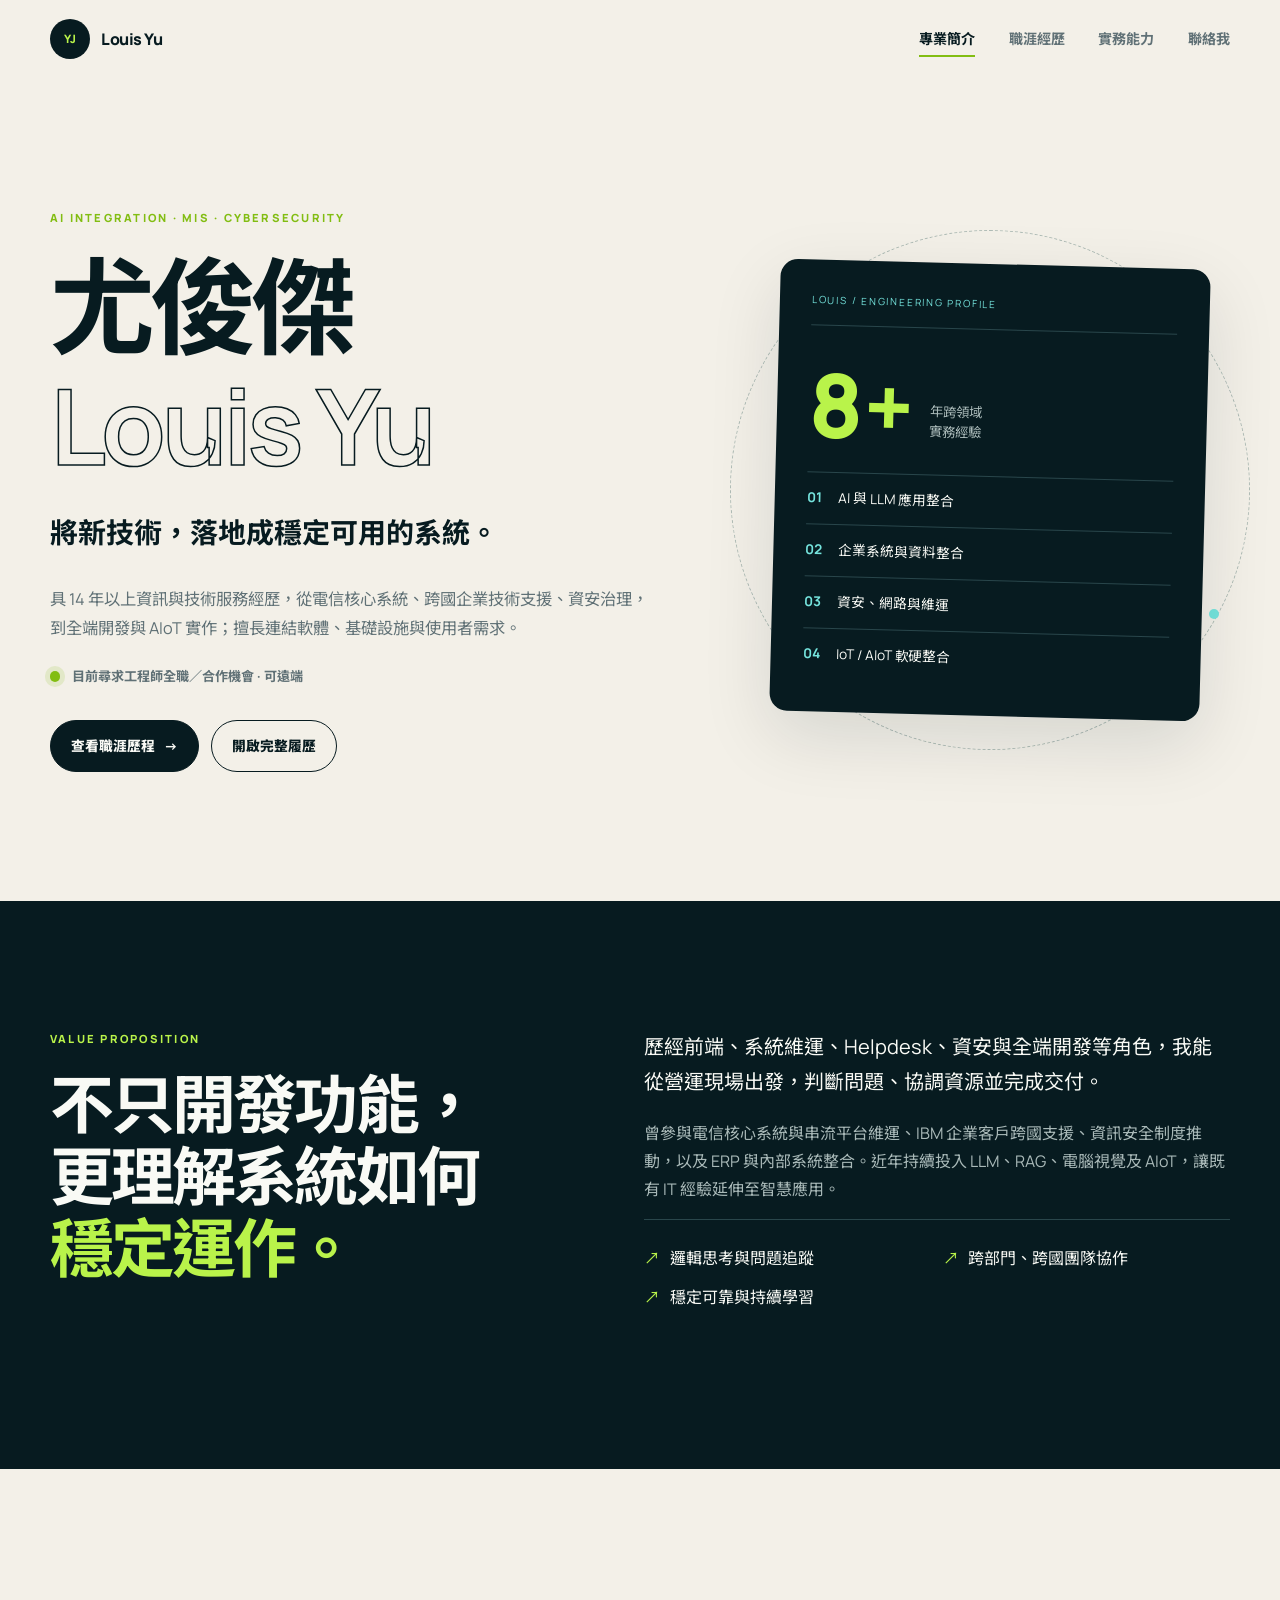
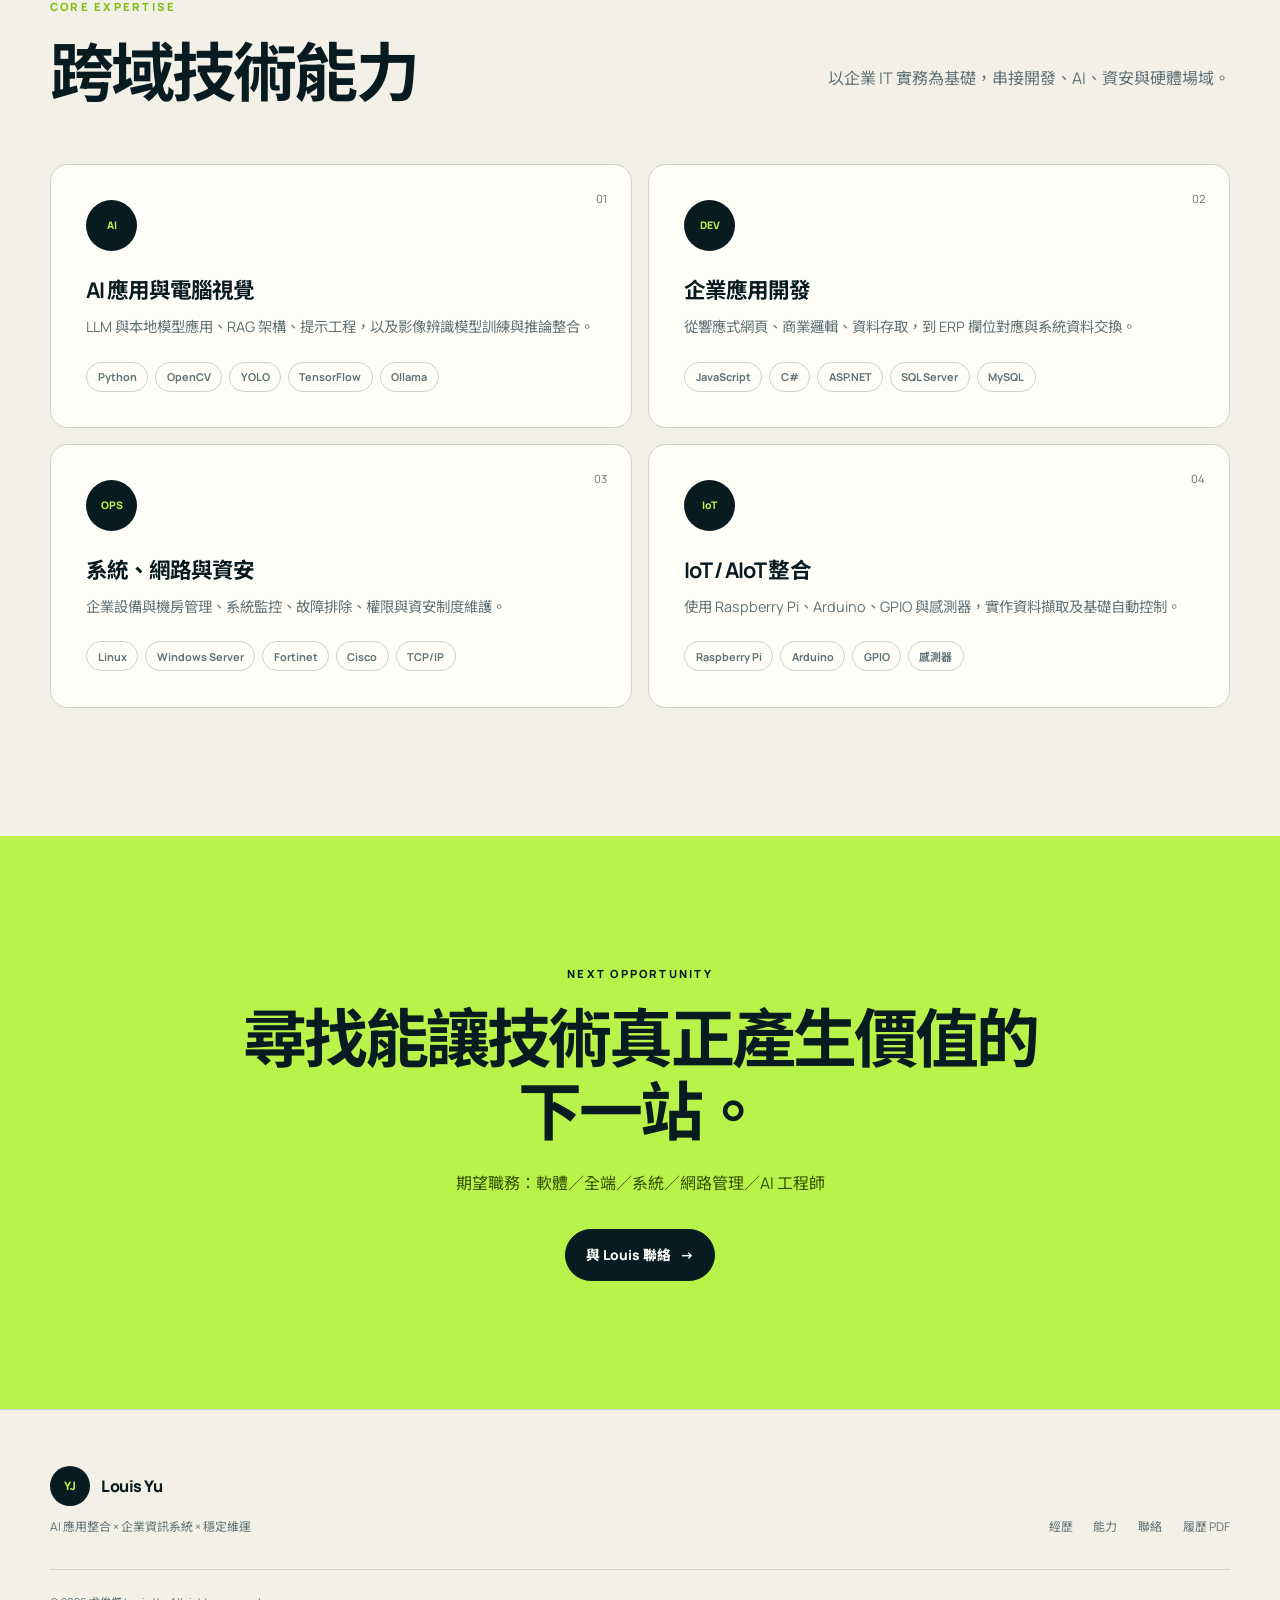
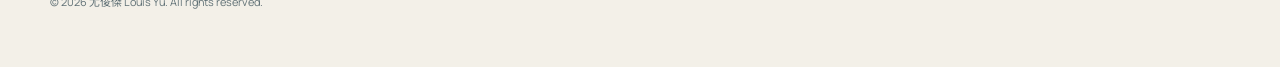
<file: index.html>
<!doctype html>
<html lang="zh-Hant">
<head>
  <meta charset="utf-8">
  <meta name="viewport" content="width=device-width, initial-scale=1">
  <meta name="description" content="尤俊傑（Louis）個人網站：橫跨 AI 應用整合、企業系統開發、資訊安全與 IT 維運的工程實務。">
  <meta name="theme-color" content="#071b20">
  <title>尤俊傑 Louis｜AI 應用整合 × MIS 工程</title>
  <link rel="stylesheet" href="css/styles.css">
  <script src="js/main.js" defer></script>
</head>
<body data-page="home">
  <a class="skip-link" href="#main-content">跳至主要內容</a>
  <header class="site-header">
    <div class="container nav-wrap">
      <a class="brand" href="index.html" aria-label="尤俊傑個人網站首頁"><span aria-hidden="true">YJ</span><span class="brand-text">Louis Yu</span></a>
      <button class="nav-toggle" type="button" aria-expanded="false" aria-controls="site-nav" aria-label="開啟導覽選單"><span></span><span></span><span></span></button>
      <nav id="site-nav" class="site-nav" aria-label="主要導覽">
        <a href="index.html" data-nav="home">專業簡介</a><a href="experience.html" data-nav="experience">職涯經歷</a><a href="projects.html" data-nav="projects">實務能力</a><a href="contact.html" data-nav="contact">聯絡我</a>
      </nav>
    </div>
  </header>

  <main id="main-content">
    <section class="hero section">
      <div class="container hero-grid">
        <div class="hero-copy reveal">
          <p class="eyebrow">AI INTEGRATION · MIS · CYBERSECURITY</p>
          <h1>尤俊傑<br><span class="outline-text">Louis Yu</span></h1>
          <p class="hero-role">將新技術，落地成穩定可用的系統。</p>
          <p class="hero-summary">具 14 年以上資訊與技術服務經歷，從電信核心系統、跨國企業技術支援、資安治理，到全端開發與 AIoT 實作；擅長連結軟體、基礎設施與使用者需求。</p>
          <div class="status-line"><span aria-hidden="true"></span>目前尋求工程師全職／合作機會 · 可遠端</div>
          <div class="button-row"><a class="button button-primary" href="experience.html">查看職涯歷程 <span aria-hidden="true">→</span></a><a class="button button-secondary" href="doc/尤俊傑.pdf" target="_blank" rel="noopener">開啟完整履歷 <span class="visually-hidden">（另開新視窗）</span></a></div>
        </div>
        <div class="hero-visual reveal" aria-label="核心能力摘要">
          <div class="signal-card">
            <p class="signal-label">LOUIS / ENGINEERING PROFILE</p>
            <div class="signal-core"><span>8+</span><small>年跨領域<br>實務經驗</small></div>
            <ul><li><b>01</b> AI 與 LLM 應用整合</li><li><b>02</b> 企業系統與資料整合</li><li><b>03</b> 資安、網路與維運</li><li><b>04</b> IoT / AIoT 軟硬整合</li></ul>
          </div>
          <span class="grid-orbit" aria-hidden="true"></span>
        </div>
      </div>
    </section>

    <section class="section section-dark" aria-labelledby="value-title">
      <div class="container split-layout">
        <div class="section-heading reveal"><p class="eyebrow">VALUE PROPOSITION</p><h2 id="value-title">不只開發功能，<br>更理解系統如何<br><span class="accent">穩定運作。</span></h2></div>
        <div class="prose reveal"><p class="lead">歷經前端、系統維運、Helpdesk、資安與全端開發等角色，我能從營運現場出發，判斷問題、協調資源並完成交付。</p><p>曾參與電信核心系統與串流平台維運、IBM 企業客戶跨國支援、資訊安全制度推動，以及 ERP 與內部系統整合。近年持續投入 LLM、RAG、電腦視覺及 AIoT，讓既有 IT 經驗延伸至智慧應用。</p><ul class="principle-list"><li>邏輯思考與問題追蹤</li><li>跨部門、跨國團隊協作</li><li>穩定可靠與持續學習</li></ul></div>
      </div>
    </section>

    <section class="section" aria-labelledby="skills-title">
      <div class="container">
        <div class="section-heading heading-row reveal"><div><p class="eyebrow">CORE EXPERTISE</p><h2 id="skills-title">跨域技術能力</h2></div><p>以企業 IT 實務為基礎，串接開發、AI、資安與硬體場域。</p></div>
        <div class="card-grid skills-grid">
          <article class="skill-card reveal"><span class="card-number">01</span><div class="skill-icon" aria-hidden="true">AI</div><h3>AI 應用與電腦視覺</h3><p>LLM 與本地模型應用、RAG 架構、提示工程，以及影像辨識模型訓練與推論整合。</p><ul class="tag-list"><li>Python</li><li>OpenCV</li><li>YOLO</li><li>TensorFlow</li><li>Ollama</li></ul></article>
          <article class="skill-card reveal"><span class="card-number">02</span><div class="skill-icon" aria-hidden="true">DEV</div><h3>企業應用開發</h3><p>從響應式網頁、商業邏輯、資料存取，到 ERP 欄位對應與系統資料交換。</p><ul class="tag-list"><li>JavaScript</li><li>C#</li><li>ASP.NET</li><li>SQL Server</li><li>MySQL</li></ul></article>
          <article class="skill-card reveal"><span class="card-number">03</span><div class="skill-icon" aria-hidden="true">OPS</div><h3>系統、網路與資安</h3><p>企業設備與機房管理、系統監控、故障排除、權限與資安制度維護。</p><ul class="tag-list"><li>Linux</li><li>Windows Server</li><li>Fortinet</li><li>Cisco</li><li>TCP/IP</li></ul></article>
          <article class="skill-card reveal"><span class="card-number">04</span><div class="skill-icon" aria-hidden="true">IoT</div><h3>IoT / AIoT 整合</h3><p>使用 Raspberry Pi、Arduino、GPIO 與感測器，實作資料擷取及基礎自動控制。</p><ul class="tag-list"><li>Raspberry Pi</li><li>Arduino</li><li>GPIO</li><li>感測器</li></ul></article>
        </div>
      </div>
    </section>

    <section class="section section-accent" aria-labelledby="cta-title"><div class="container cta reveal"><p class="eyebrow">NEXT OPPORTUNITY</p><h2 id="cta-title">尋找能讓技術真正產生價值的下一站。</h2><p>期望職務：軟體／全端／系統／網路管理／AI 工程師</p><a class="button button-light" href="contact.html">與 Louis 聯絡 <span aria-hidden="true">→</span></a></div></section>
  </main>
  <footer class="site-footer"><div class="container footer-inner"><div><a class="brand footer-brand" href="index.html"><span aria-hidden="true">YJ</span><span class="brand-text">Louis Yu</span></a><p>AI 應用整合 × 企業資訊系統 × 穩定維運</p></div><nav aria-label="頁尾導覽"><a href="experience.html">經歷</a><a href="projects.html">能力</a><a href="contact.html">聯絡</a><a href="doc/尤俊傑.pdf" target="_blank" rel="noopener">履歷 PDF</a></nav><p class="copyright">© <span data-year></span> 尤俊傑 Louis Yu. All rights reserved.</p></div></footer>
</body>
</html>
</file>
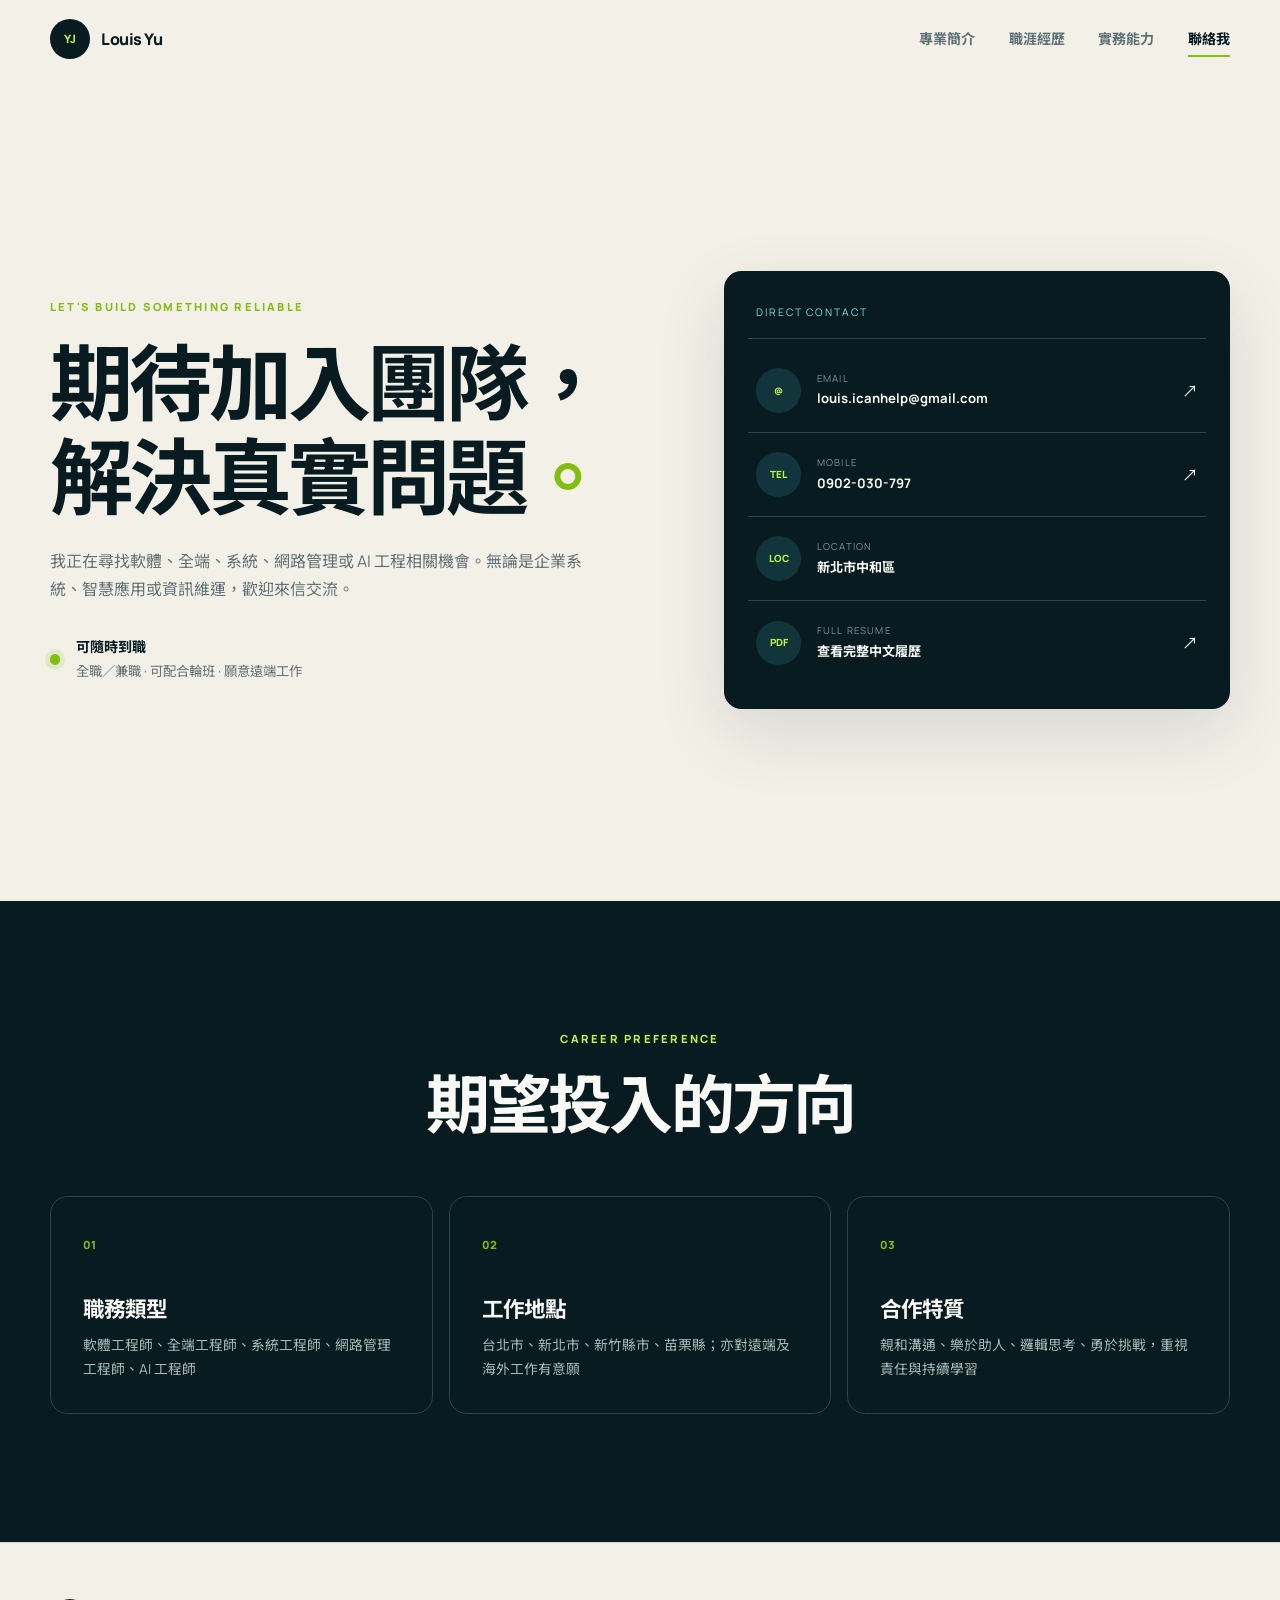
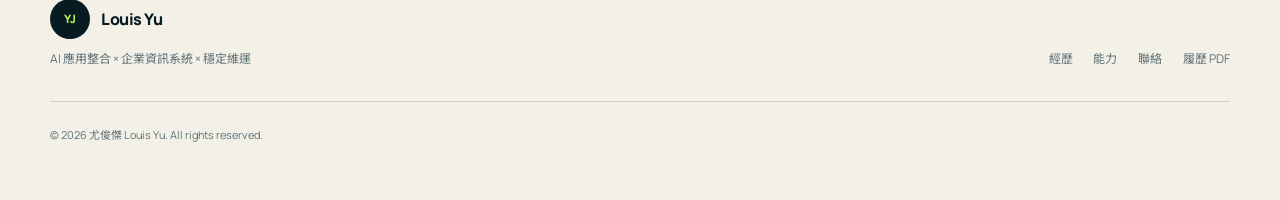
<file: contact.html>
<!doctype html>
<html lang="zh-Hant">
<head><meta charset="utf-8"><meta name="viewport" content="width=device-width, initial-scale=1"><meta name="description" content="聯絡尤俊傑 Louis：尋求軟體、全端、系統、網路管理及 AI 工程職涯機會。"><meta name="theme-color" content="#071b20"><title>聯絡我｜尤俊傑 Louis</title><link rel="stylesheet" href="css/styles.css"><script src="js/main.js" defer></script></head>
<body data-page="contact">
  <a class="skip-link" href="#main-content">跳至主要內容</a>
  <header class="site-header"><div class="container nav-wrap"><a class="brand" href="index.html" aria-label="尤俊傑個人網站首頁"><span aria-hidden="true">YJ</span><span class="brand-text">Louis Yu</span></a><button class="nav-toggle" type="button" aria-expanded="false" aria-controls="site-nav" aria-label="開啟導覽選單"><span></span><span></span><span></span></button><nav id="site-nav" class="site-nav" aria-label="主要導覽"><a href="index.html" data-nav="home">專業簡介</a><a href="experience.html" data-nav="experience">職涯經歷</a><a href="projects.html" data-nav="projects">實務能力</a><a href="contact.html" data-nav="contact">聯絡我</a></nav></div></header>
  <main id="main-content">
    <section class="contact-hero section"><div class="container contact-grid"><div class="contact-intro reveal"><p class="eyebrow">LET'S BUILD SOMETHING RELIABLE</p><h1>期待加入團隊，<br>解決真實問題<span class="accent">。</span></h1><p>我正在尋找軟體、全端、系統、網路管理或 AI 工程相關機會。無論是企業系統、智慧應用或資訊維運，歡迎來信交流。</p><div class="availability"><span aria-hidden="true"></span><div><strong>可隨時到職</strong><small>全職／兼職 · 可配合輪班 · 願意遠端工作</small></div></div></div>
      <div class="contact-panel reveal" aria-label="聯絡資料"><p class="panel-label">DIRECT CONTACT</p><a class="contact-item" href="mailto:louis.icanhelp@gmail.com"><span class="contact-icon" aria-hidden="true">@</span><div><small>EMAIL</small><strong>louis.icanhelp@gmail.com</strong></div><span aria-hidden="true">↗</span></a><a class="contact-item" href="tel:+886902030797"><span class="contact-icon" aria-hidden="true">TEL</span><div><small>MOBILE</small><strong>0902-030-797</strong></div><span aria-hidden="true">↗</span></a><div class="contact-item static"><span class="contact-icon" aria-hidden="true">LOC</span><div><small>LOCATION</small><strong>新北市中和區</strong></div></div><a class="contact-item" href="doc/尤俊傑.pdf" target="_blank" rel="noopener"><span class="contact-icon" aria-hidden="true">PDF</span><div><small>FULL RESUME</small><strong>查看完整中文履歷</strong></div><span aria-hidden="true">↗</span><span class="visually-hidden">（另開新視窗）</span></a></div>
    </div></section>
    <section class="section section-dark" aria-labelledby="preference-title"><div class="container"><div class="section-heading centered reveal"><p class="eyebrow">CAREER PREFERENCE</p><h2 id="preference-title">期望投入的方向</h2></div><div class="preference-grid"><article class="reveal"><span>01</span><h3>職務類型</h3><p>軟體工程師、全端工程師、系統工程師、網路管理工程師、AI 工程師</p></article><article class="reveal"><span>02</span><h3>工作地點</h3><p>台北市、新北市、新竹縣市、苗栗縣；亦對遠端及海外工作有意願</p></article><article class="reveal"><span>03</span><h3>合作特質</h3><p>親和溝通、樂於助人、邏輯思考、勇於挑戰，重視責任與持續學習</p></article></div></div></section>
  </main>
  <footer class="site-footer"><div class="container footer-inner"><div><a class="brand footer-brand" href="index.html"><span aria-hidden="true">YJ</span><span class="brand-text">Louis Yu</span></a><p>AI 應用整合 × 企業資訊系統 × 穩定維運</p></div><nav aria-label="頁尾導覽"><a href="experience.html">經歷</a><a href="projects.html">能力</a><a href="contact.html">聯絡</a><a href="doc/尤俊傑.pdf" target="_blank" rel="noopener">履歷 PDF</a></nav><p class="copyright">© <span data-year></span> 尤俊傑 Louis Yu. All rights reserved.</p></div></footer>
</body></html>
</file>
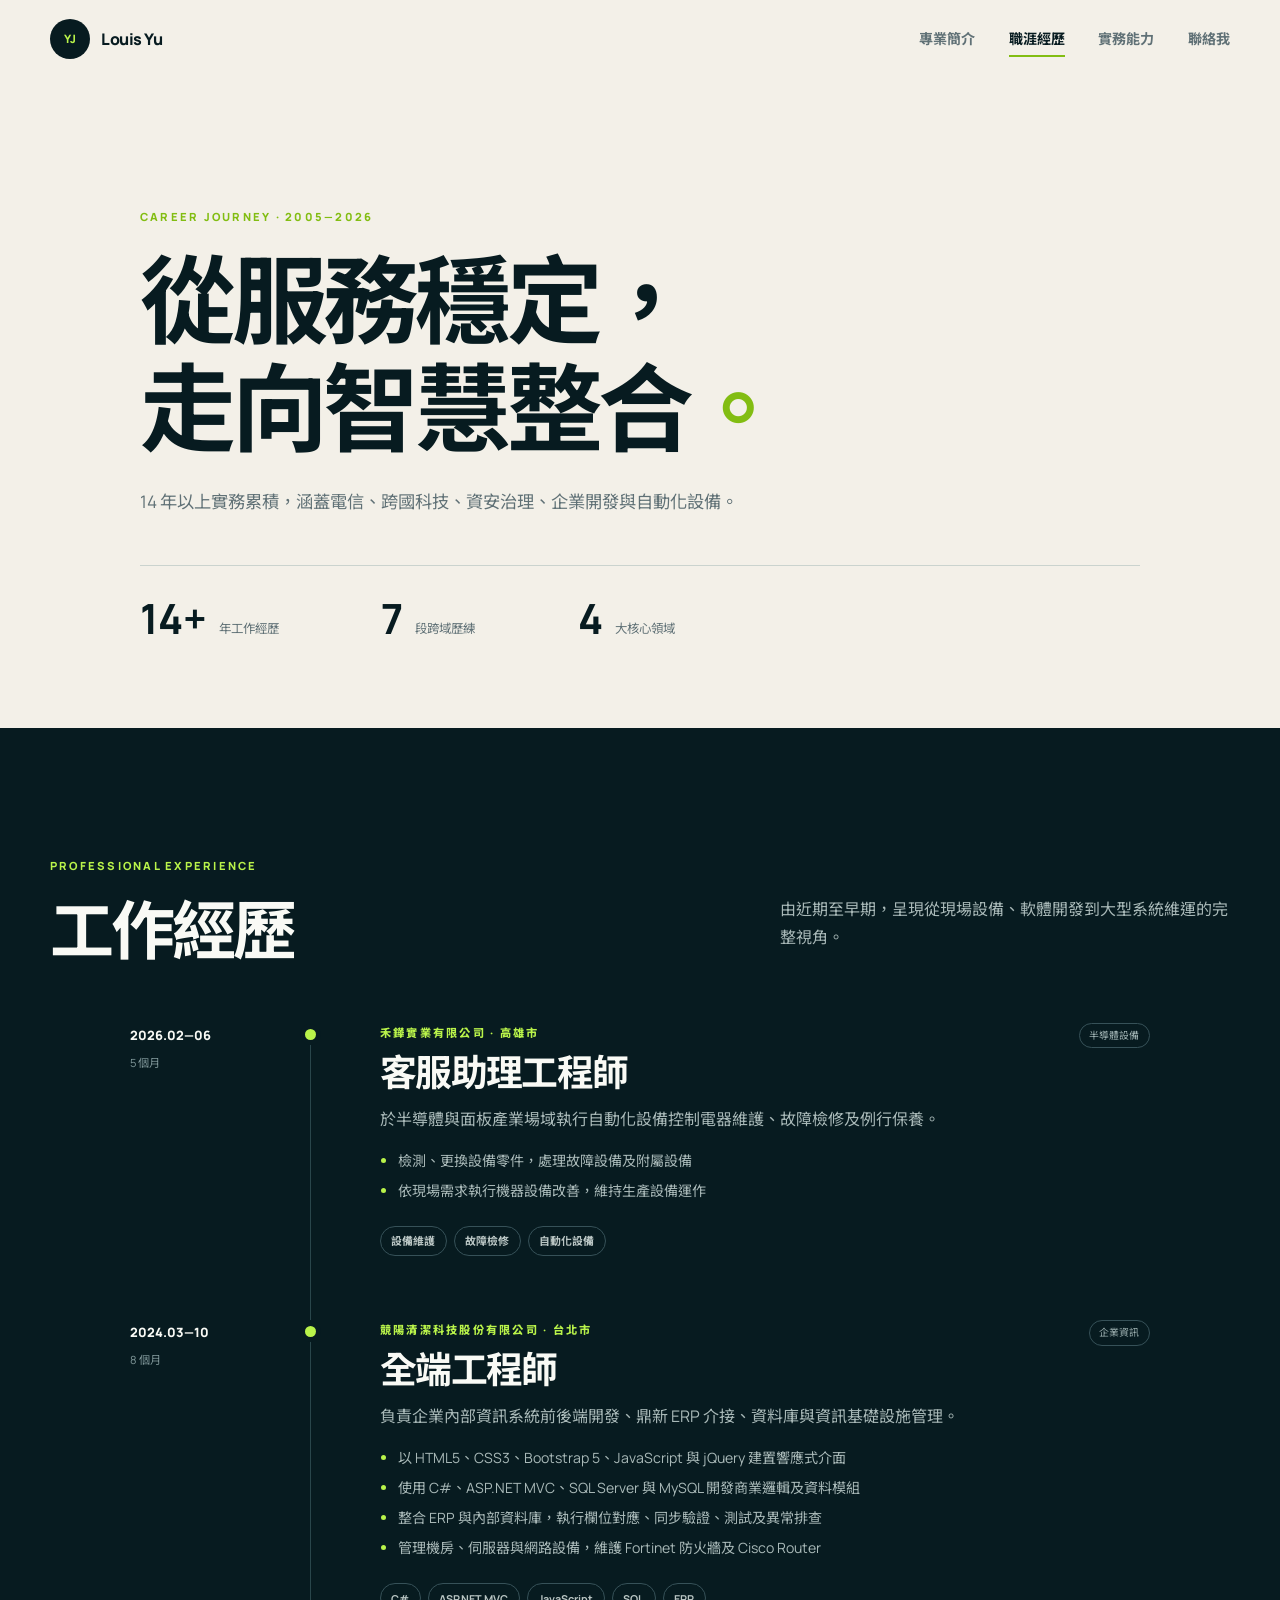
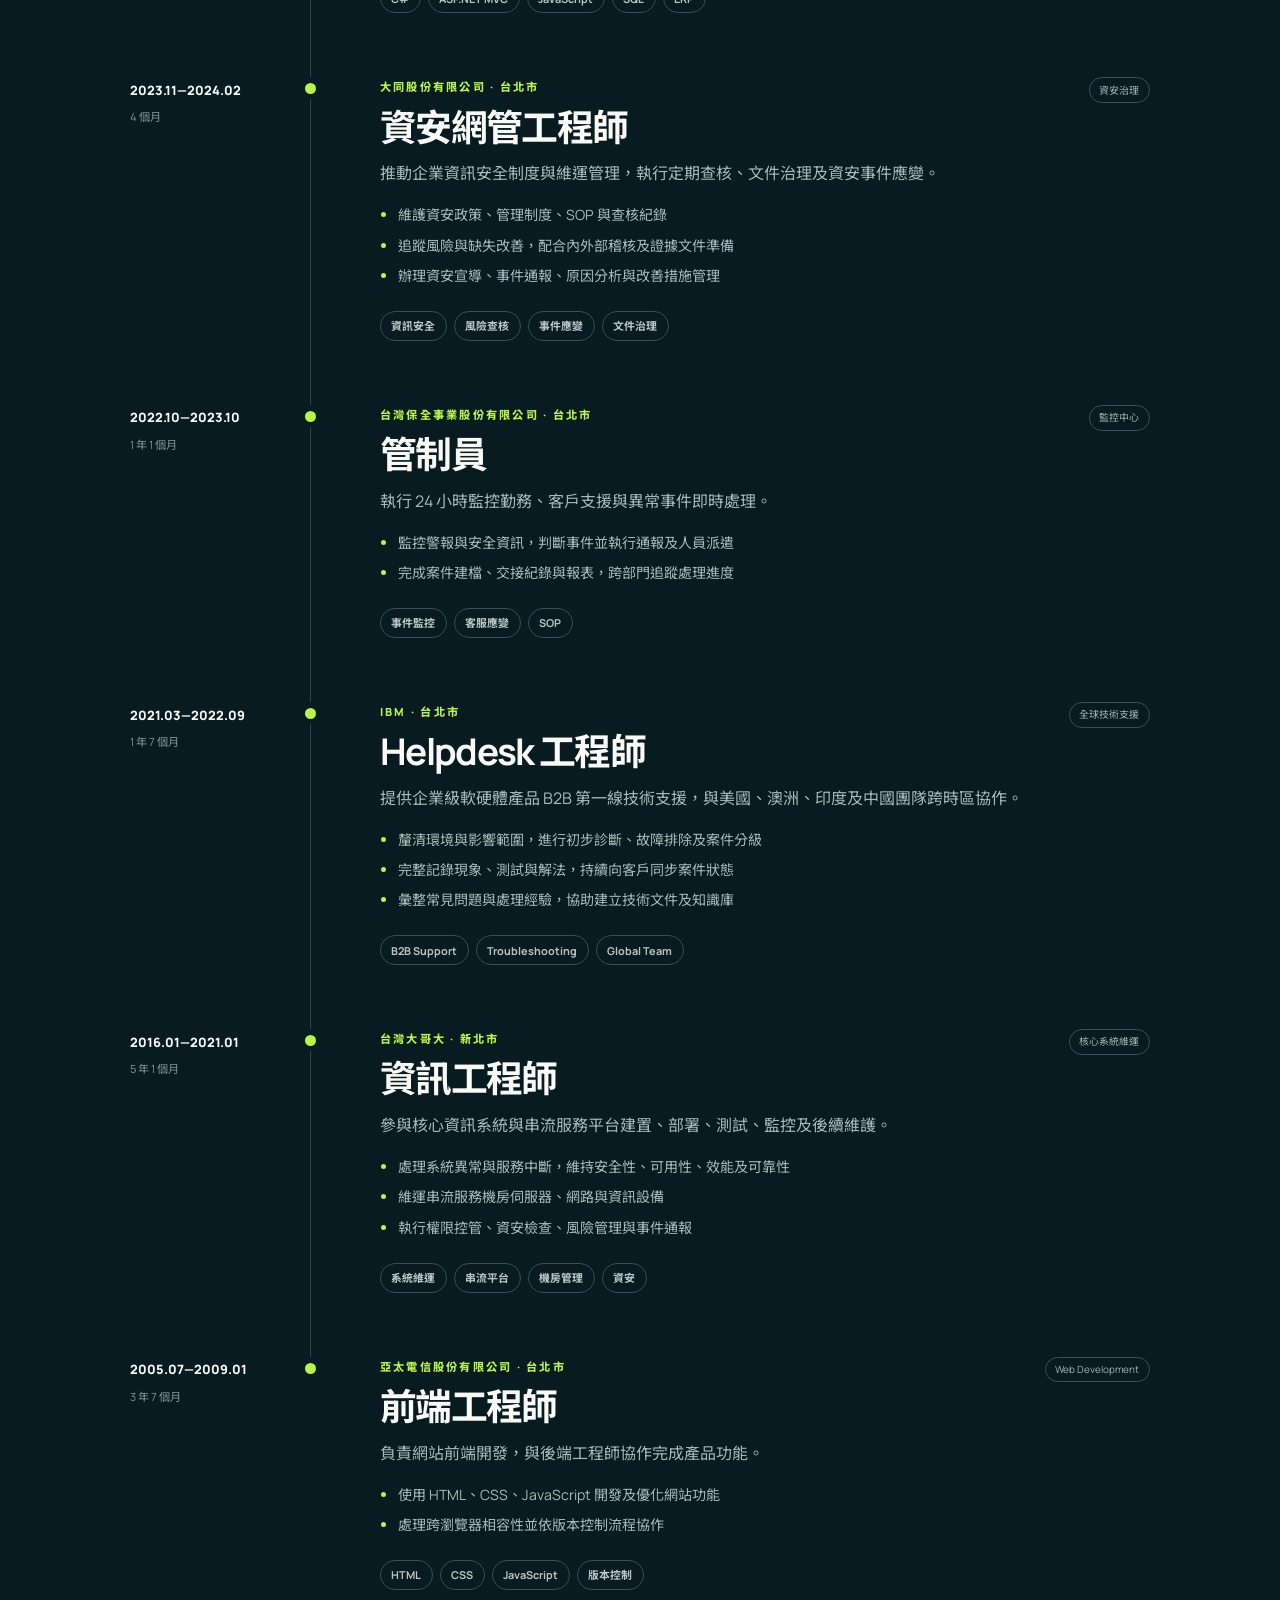
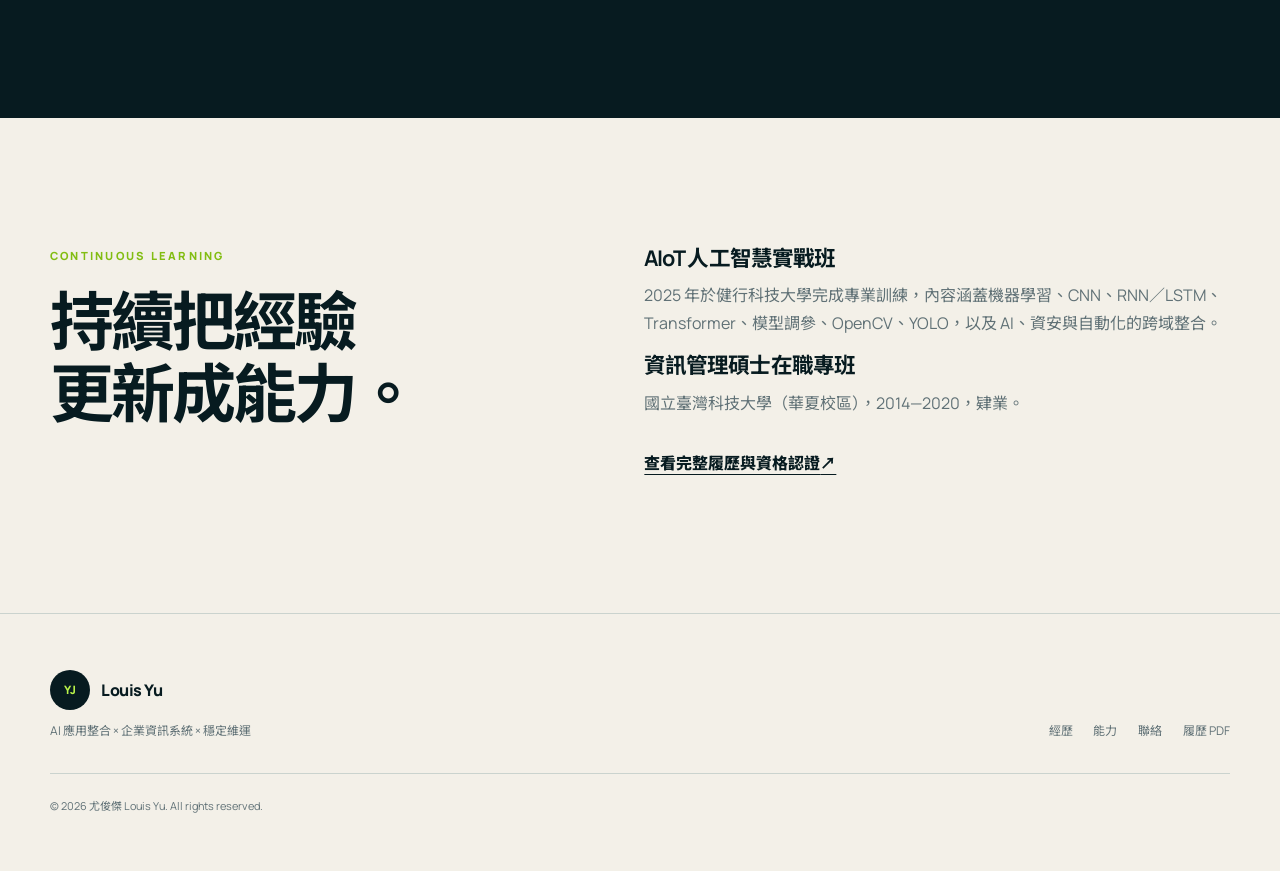
<file: experience.html>
<!doctype html>
<html lang="zh-Hant">
<head><meta charset="utf-8"><meta name="viewport" content="width=device-width, initial-scale=1"><meta name="description" content="尤俊傑 Louis 超過 14 年的工程、系統維運、技術支援、資安與全端開發經歷。"><meta name="theme-color" content="#071b20"><title>職涯經歷｜尤俊傑 Louis</title><link rel="stylesheet" href="css/styles.css"><script src="js/main.js" defer></script></head>
<body data-page="experience">
  <a class="skip-link" href="#main-content">跳至主要內容</a>
  <header class="site-header"><div class="container nav-wrap"><a class="brand" href="index.html" aria-label="尤俊傑個人網站首頁"><span aria-hidden="true">YJ</span><span class="brand-text">Louis Yu</span></a><button class="nav-toggle" type="button" aria-expanded="false" aria-controls="site-nav" aria-label="開啟導覽選單"><span></span><span></span><span></span></button><nav id="site-nav" class="site-nav" aria-label="主要導覽"><a href="index.html" data-nav="home">專業簡介</a><a href="experience.html" data-nav="experience">職涯經歷</a><a href="projects.html" data-nav="projects">實務能力</a><a href="contact.html" data-nav="contact">聯絡我</a></nav></div></header>
  <main id="main-content">
    <section class="page-hero section"><div class="container page-title reveal"><p class="eyebrow">CAREER JOURNEY · 2005—2026</p><h1>從服務穩定，<br>走向智慧整合<span class="accent">。</span></h1><p>14 年以上實務累積，涵蓋電信、跨國科技、資安治理、企業開發與自動化設備。</p><div class="metric-row" aria-label="職涯摘要"><div><strong>14+</strong><span>年工作經歷</span></div><div><strong>7</strong><span>段跨域歷練</span></div><div><strong>4</strong><span>大核心領域</span></div></div></div></section>
    <section class="section section-dark" aria-labelledby="timeline-title"><div class="container"><div class="section-heading heading-row reveal"><div><p class="eyebrow">PROFESSIONAL EXPERIENCE</p><h2 id="timeline-title">工作經歷</h2></div><p>由近期至早期，呈現從現場設備、軟體開發到大型系統維運的完整視角。</p></div><div class="timeline">
      <article class="timeline-item reveal"><div class="timeline-date"><span>2026.02—06</span><small>5 個月</small></div><div class="timeline-card"><div class="role-meta"><p class="eyebrow">禾鏵實業有限公司 · 高雄市</p><span>半導體設備</span></div><h3>客服助理工程師</h3><p>於半導體與面板產業場域執行自動化設備控制電器維護、故障檢修及例行保養。</p><ul class="achievement-list"><li>檢測、更換設備零件，處理故障設備及附屬設備</li><li>依現場需求執行機器設備改善，維持生產設備運作</li></ul><ul class="tag-list"><li>設備維護</li><li>故障檢修</li><li>自動化設備</li></ul></div></article>
      <article class="timeline-item reveal"><div class="timeline-date"><span>2024.03—10</span><small>8 個月</small></div><div class="timeline-card"><div class="role-meta"><p class="eyebrow">競陽清潔科技股份有限公司 · 台北市</p><span>企業資訊</span></div><h3>全端工程師</h3><p>負責企業內部資訊系統前後端開發、鼎新 ERP 介接、資料庫與資訊基礎設施管理。</p><ul class="achievement-list"><li>以 HTML5、CSS3、Bootstrap 5、JavaScript 與 jQuery 建置響應式介面</li><li>使用 C#、ASP.NET MVC、SQL Server 與 MySQL 開發商業邏輯及資料模組</li><li>整合 ERP 與內部資料庫，執行欄位對應、同步驗證、測試及異常排查</li><li>管理機房、伺服器與網路設備，維護 Fortinet 防火牆及 Cisco Router</li></ul><ul class="tag-list"><li>C#</li><li>ASP.NET MVC</li><li>JavaScript</li><li>SQL</li><li>ERP</li></ul></div></article>
      <article class="timeline-item reveal"><div class="timeline-date"><span>2023.11—2024.02</span><small>4 個月</small></div><div class="timeline-card"><div class="role-meta"><p class="eyebrow">大同股份有限公司 · 台北市</p><span>資安治理</span></div><h3>資安網管工程師</h3><p>推動企業資訊安全制度與維運管理，執行定期查核、文件治理及資安事件應變。</p><ul class="achievement-list"><li>維護資安政策、管理制度、SOP 與查核紀錄</li><li>追蹤風險與缺失改善，配合內外部稽核及證據文件準備</li><li>辦理資安宣導、事件通報、原因分析與改善措施管理</li></ul><ul class="tag-list"><li>資訊安全</li><li>風險查核</li><li>事件應變</li><li>文件治理</li></ul></div></article>
      <article class="timeline-item reveal"><div class="timeline-date"><span>2022.10—2023.10</span><small>1 年 1 個月</small></div><div class="timeline-card"><div class="role-meta"><p class="eyebrow">台灣保全事業股份有限公司 · 台北市</p><span>監控中心</span></div><h3>管制員</h3><p>執行 24 小時監控勤務、客戶支援與異常事件即時處理。</p><ul class="achievement-list"><li>監控警報與安全資訊，判斷事件並執行通報及人員派遣</li><li>完成案件建檔、交接紀錄與報表，跨部門追蹤處理進度</li></ul><ul class="tag-list"><li>事件監控</li><li>客服應變</li><li>SOP</li></ul></div></article>
      <article class="timeline-item reveal"><div class="timeline-date"><span>2021.03—2022.09</span><small>1 年 7 個月</small></div><div class="timeline-card"><div class="role-meta"><p class="eyebrow">IBM · 台北市</p><span>全球技術支援</span></div><h3>Helpdesk 工程師</h3><p>提供企業級軟硬體產品 B2B 第一線技術支援，與美國、澳洲、印度及中國團隊跨時區協作。</p><ul class="achievement-list"><li>釐清環境與影響範圍，進行初步診斷、故障排除及案件分級</li><li>完整記錄現象、測試與解法，持續向客戶同步案件狀態</li><li>彙整常見問題與處理經驗，協助建立技術文件及知識庫</li></ul><ul class="tag-list"><li>B2B Support</li><li>Troubleshooting</li><li>Global Team</li></ul></div></article>
      <article class="timeline-item reveal"><div class="timeline-date"><span>2016.01—2021.01</span><small>5 年 1 個月</small></div><div class="timeline-card"><div class="role-meta"><p class="eyebrow">台灣大哥大 · 新北市</p><span>核心系統維運</span></div><h3>資訊工程師</h3><p>參與核心資訊系統與串流服務平台建置、部署、測試、監控及後續維護。</p><ul class="achievement-list"><li>處理系統異常與服務中斷，維持安全性、可用性、效能及可靠性</li><li>維運串流服務機房伺服器、網路與資訊設備</li><li>執行權限控管、資安檢查、風險管理與事件通報</li></ul><ul class="tag-list"><li>系統維運</li><li>串流平台</li><li>機房管理</li><li>資安</li></ul></div></article>
      <article class="timeline-item reveal"><div class="timeline-date"><span>2005.07—2009.01</span><small>3 年 7 個月</small></div><div class="timeline-card"><div class="role-meta"><p class="eyebrow">亞太電信股份有限公司 · 台北市</p><span>Web Development</span></div><h3>前端工程師</h3><p>負責網站前端開發，與後端工程師協作完成產品功能。</p><ul class="achievement-list"><li>使用 HTML、CSS、JavaScript 開發及優化網站功能</li><li>處理跨瀏覽器相容性並依版本控制流程協作</li></ul><ul class="tag-list"><li>HTML</li><li>CSS</li><li>JavaScript</li><li>版本控制</li></ul></div></article>
    </div></div></section>
    <section class="section" aria-labelledby="learning-title"><div class="container split-layout"><div class="section-heading reveal"><p class="eyebrow">CONTINUOUS LEARNING</p><h2 id="learning-title">持續把經驗<br>更新成能力。</h2></div><div class="prose reveal"><h3>AIoT 人工智慧實戰班</h3><p>2025 年於健行科技大學完成專業訓練，內容涵蓋機器學習、CNN、RNN／LSTM、Transformer、模型調參、OpenCV、YOLO，以及 AI、資安與自動化的跨域整合。</p><h3>資訊管理碩士在職專班</h3><p>國立臺灣科技大學（華夏校區），2014—2020，肄業。</p><a class="text-link" href="doc/尤俊傑.pdf" target="_blank" rel="noopener">查看完整履歷與資格認證 <span aria-hidden="true">↗</span><span class="visually-hidden">（另開新視窗）</span></a></div></div></section>
  </main>
  <footer class="site-footer"><div class="container footer-inner"><div><a class="brand footer-brand" href="index.html"><span aria-hidden="true">YJ</span><span class="brand-text">Louis Yu</span></a><p>AI 應用整合 × 企業資訊系統 × 穩定維運</p></div><nav aria-label="頁尾導覽"><a href="experience.html">經歷</a><a href="projects.html">能力</a><a href="contact.html">聯絡</a><a href="doc/尤俊傑.pdf" target="_blank" rel="noopener">履歷 PDF</a></nav><p class="copyright">© <span data-year></span> 尤俊傑 Louis Yu. All rights reserved.</p></div></footer>
</body></html>
</file>
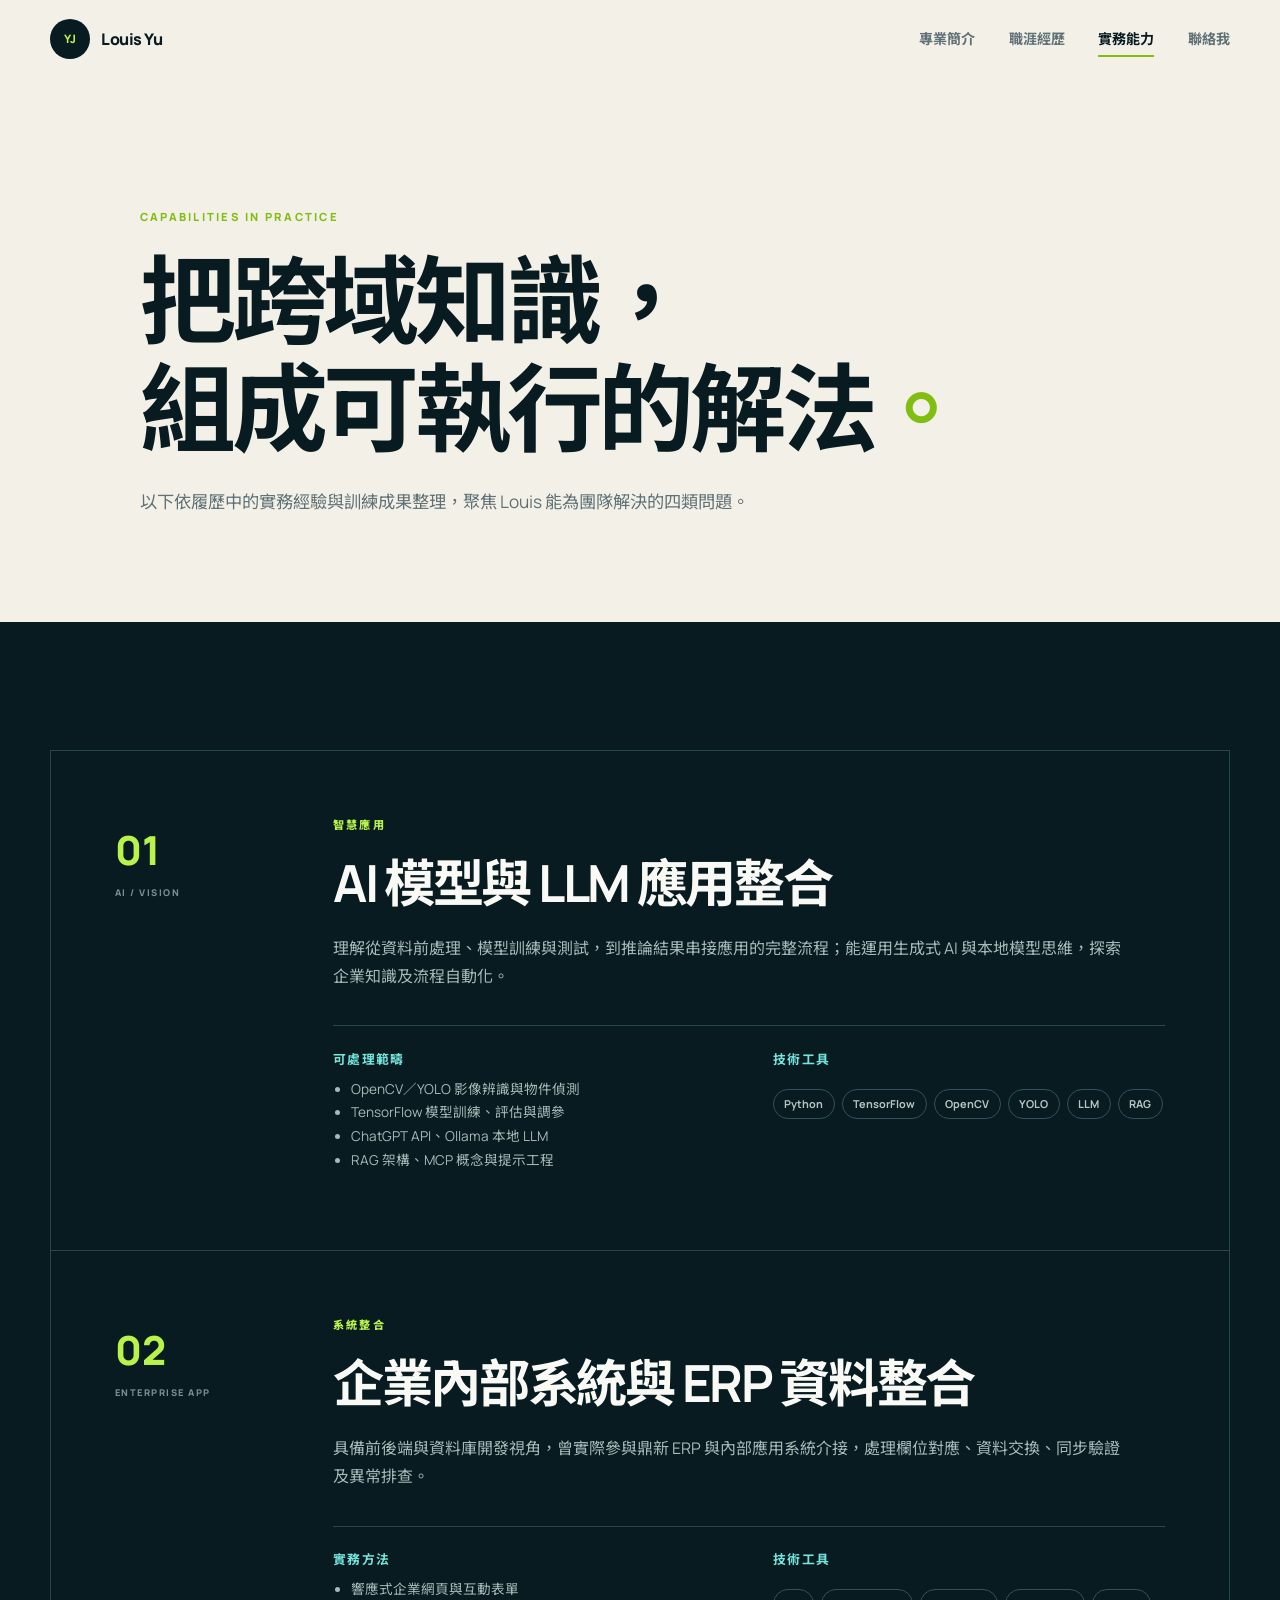
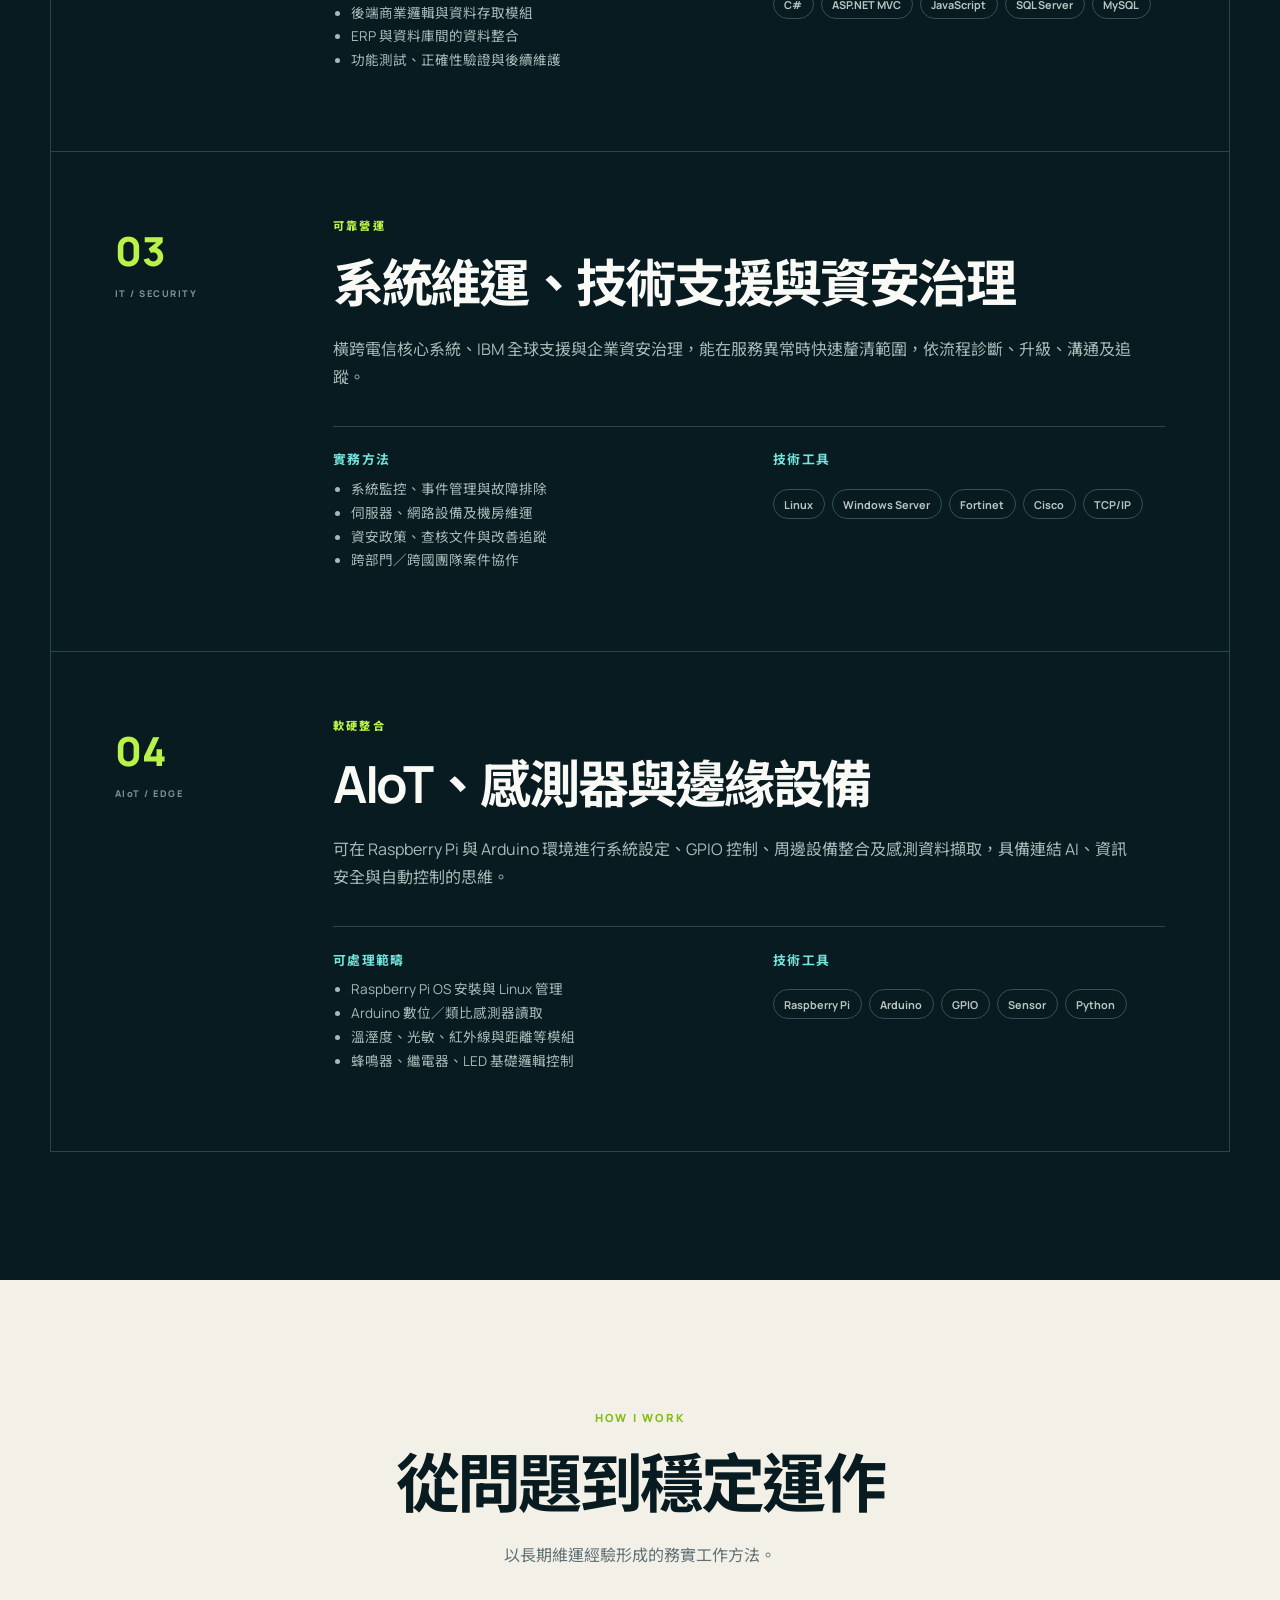
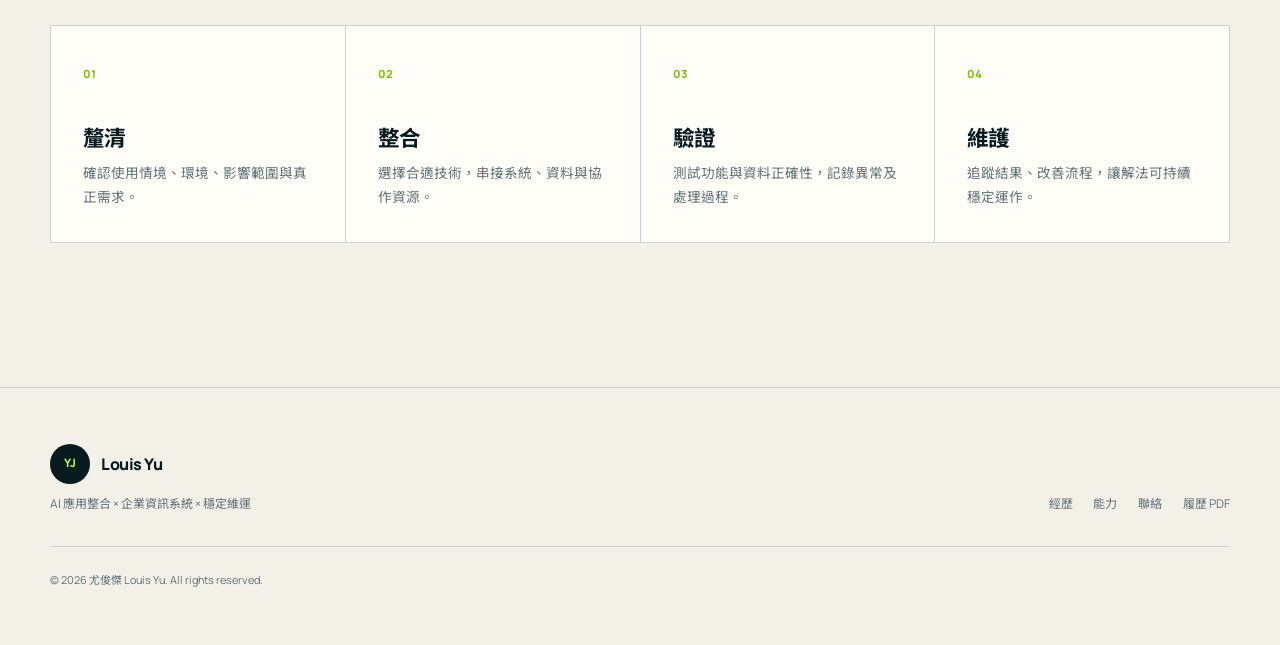
<file: projects.html>
<!doctype html>
<html lang="zh-Hant">
<head><meta charset="utf-8"><meta name="viewport" content="width=device-width, initial-scale=1"><meta name="description" content="尤俊傑 Louis 的 AI、企業系統整合、系統維運與 AIoT 實務能力。"><meta name="theme-color" content="#071b20"><title>實務能力｜尤俊傑 Louis</title><link rel="stylesheet" href="css/styles.css"><script src="js/main.js" defer></script></head>
<body data-page="projects">
  <a class="skip-link" href="#main-content">跳至主要內容</a>
  <header class="site-header"><div class="container nav-wrap"><a class="brand" href="index.html" aria-label="尤俊傑個人網站首頁"><span aria-hidden="true">YJ</span><span class="brand-text">Louis Yu</span></a><button class="nav-toggle" type="button" aria-expanded="false" aria-controls="site-nav" aria-label="開啟導覽選單"><span></span><span></span><span></span></button><nav id="site-nav" class="site-nav" aria-label="主要導覽"><a href="index.html" data-nav="home">專業簡介</a><a href="experience.html" data-nav="experience">職涯經歷</a><a href="projects.html" data-nav="projects">實務能力</a><a href="contact.html" data-nav="contact">聯絡我</a></nav></div></header>
  <main id="main-content">
    <section class="page-hero section"><div class="container page-title reveal"><p class="eyebrow">CAPABILITIES IN PRACTICE</p><h1>把跨域知識，<br>組成可執行的解法<span class="accent">。</span></h1><p>以下依履歷中的實務經驗與訓練成果整理，聚焦 Louis 能為團隊解決的四類問題。</p></div></section>
    <section class="section section-dark" aria-labelledby="capability-title"><div class="container"><h2 id="capability-title" class="visually-hidden">四大實務能力</h2><div class="case-list">
      <article class="case-card reveal"><div class="case-index">01 <span>AI / VISION</span></div><div class="case-main"><p class="eyebrow">智慧應用</p><h2>AI 模型與 LLM 應用整合</h2><p>理解從資料前處理、模型訓練與測試，到推論結果串接應用的完整流程；能運用生成式 AI 與本地模型思維，探索企業知識及流程自動化。</p><div class="case-columns"><div><h3>可處理範疇</h3><ul><li>OpenCV／YOLO 影像辨識與物件偵測</li><li>TensorFlow 模型訓練、評估與調參</li><li>ChatGPT API、Ollama 本地 LLM</li><li>RAG 架構、MCP 概念與提示工程</li></ul></div><div><h3>技術工具</h3><ul class="tag-list"><li>Python</li><li>TensorFlow</li><li>OpenCV</li><li>YOLO</li><li>LLM</li><li>RAG</li></ul></div></div></div></article>
      <article class="case-card reveal"><div class="case-index">02 <span>ENTERPRISE APP</span></div><div class="case-main"><p class="eyebrow">系統整合</p><h2>企業內部系統與 ERP 資料整合</h2><p>具備前後端與資料庫開發視角，曾實際參與鼎新 ERP 與內部應用系統介接，處理欄位對應、資料交換、同步驗證及異常排查。</p><div class="case-columns"><div><h3>實務方法</h3><ul><li>響應式企業網頁與互動表單</li><li>後端商業邏輯與資料存取模組</li><li>ERP 與資料庫間的資料整合</li><li>功能測試、正確性驗證與後續維護</li></ul></div><div><h3>技術工具</h3><ul class="tag-list"><li>C#</li><li>ASP.NET MVC</li><li>JavaScript</li><li>SQL Server</li><li>MySQL</li></ul></div></div></div></article>
      <article class="case-card reveal"><div class="case-index">03 <span>IT / SECURITY</span></div><div class="case-main"><p class="eyebrow">可靠營運</p><h2>系統維運、技術支援與資安治理</h2><p>橫跨電信核心系統、IBM 全球支援與企業資安治理，能在服務異常時快速釐清範圍，依流程診斷、升級、溝通及追蹤。</p><div class="case-columns"><div><h3>實務方法</h3><ul><li>系統監控、事件管理與故障排除</li><li>伺服器、網路設備及機房維運</li><li>資安政策、查核文件與改善追蹤</li><li>跨部門／跨國團隊案件協作</li></ul></div><div><h3>技術工具</h3><ul class="tag-list"><li>Linux</li><li>Windows Server</li><li>Fortinet</li><li>Cisco</li><li>TCP/IP</li></ul></div></div></div></article>
      <article class="case-card reveal"><div class="case-index">04 <span>AIoT / EDGE</span></div><div class="case-main"><p class="eyebrow">軟硬整合</p><h2>AIoT、感測器與邊緣設備</h2><p>可在 Raspberry Pi 與 Arduino 環境進行系統設定、GPIO 控制、周邊設備整合及感測資料擷取，具備連結 AI、資訊安全與自動控制的思維。</p><div class="case-columns"><div><h3>可處理範疇</h3><ul><li>Raspberry Pi OS 安裝與 Linux 管理</li><li>Arduino 數位／類比感測器讀取</li><li>溫溼度、光敏、紅外線與距離等模組</li><li>蜂鳴器、繼電器、LED 基礎邏輯控制</li></ul></div><div><h3>技術工具</h3><ul class="tag-list"><li>Raspberry Pi</li><li>Arduino</li><li>GPIO</li><li>Sensor</li><li>Python</li></ul></div></div></div></article>
    </div></div></section>
    <section class="section" aria-labelledby="approach-title"><div class="container"><div class="section-heading centered reveal"><p class="eyebrow">HOW I WORK</p><h2 id="approach-title">從問題到穩定運作</h2><p>以長期維運經驗形成的務實工作方法。</p></div><ol class="process-grid"><li class="reveal"><span>01</span><h3>釐清</h3><p>確認使用情境、環境、影響範圍與真正需求。</p></li><li class="reveal"><span>02</span><h3>整合</h3><p>選擇合適技術，串接系統、資料與協作資源。</p></li><li class="reveal"><span>03</span><h3>驗證</h3><p>測試功能與資料正確性，記錄異常及處理過程。</p></li><li class="reveal"><span>04</span><h3>維護</h3><p>追蹤結果、改善流程，讓解法可持續穩定運作。</p></li></ol></div></section>
  </main>
  <footer class="site-footer"><div class="container footer-inner"><div><a class="brand footer-brand" href="index.html"><span aria-hidden="true">YJ</span><span class="brand-text">Louis Yu</span></a><p>AI 應用整合 × 企業資訊系統 × 穩定維運</p></div><nav aria-label="頁尾導覽"><a href="experience.html">經歷</a><a href="projects.html">能力</a><a href="contact.html">聯絡</a><a href="doc/尤俊傑.pdf" target="_blank" rel="noopener">履歷 PDF</a></nav><p class="copyright">© <span data-year></span> 尤俊傑 Louis Yu. All rights reserved.</p></div></footer>
</body></html>
</file>
<file: css/styles.css>
@import url('https://fonts.googleapis.com/css2?family=Manrope:wght@400;500;600;700;800&family=Noto+Sans+TC:wght@400;500;600;700;800&display=swap');

:root {
  --ink:#071b20; --ink-soft:#0d2b31; --paper:#f3f0e8; --surface:#fffdf8; --muted:#607176;
  --line:#cad3ce; --accent:#b9f34a; --accent-dark:#82bd12; --cyan:#75e4dd; --white:#f9faf5;
  --shadow:0 24px 70px rgba(7,27,32,.12); --radius:1.1rem; --max:1180px;
  --font:"Manrope","Noto Sans TC",system-ui,sans-serif;
}
*,*::before,*::after{box-sizing:border-box}
html{scroll-behavior:smooth}
body{margin:0;background:var(--paper);color:var(--ink);font-family:var(--font);line-height:1.75;-webkit-font-smoothing:antialiased}
body.nav-open{overflow:hidden} a{color:inherit} h1,h2,h3,p{margin-top:0} h1,h2,h3{line-height:1.13;letter-spacing:-.045em} h1{font-size:clamp(3rem,8.2vw,7.1rem);margin-bottom:1.5rem} h2{font-size:clamp(2.15rem,5vw,4rem);margin-bottom:1.4rem} h3{font-size:1.35rem;margin-bottom:.7rem} p{color:var(--muted)} ul{margin-top:0}
.container{width:min(calc(100% - 2.5rem),var(--max));margin-inline:auto}.section{padding:clamp(5rem,10vw,9rem) 0}.section-dark{background:var(--ink);color:var(--white)}.section-dark p{color:#a9b9b8}.section-accent{background:var(--accent)}.accent{color:var(--accent-dark)}.section-dark .accent{color:var(--accent)}.centered{text-align:center}.visually-hidden{position:absolute;width:1px;height:1px;padding:0;margin:-1px;overflow:hidden;clip:rect(0,0,0,0);white-space:nowrap;border:0}
.skip-link{position:fixed;z-index:999;top:1rem;left:1rem;padding:.75rem 1rem;background:var(--accent);color:var(--ink);border-radius:.4rem;transform:translateY(-200%)}.skip-link:focus{transform:none}
.site-header{position:sticky;z-index:100;top:0;background:rgba(243,240,232,.9);border-bottom:1px solid transparent;backdrop-filter:blur(18px)}.site-header.scrolled{border-color:var(--line)}.nav-wrap{height:78px;display:flex;align-items:center;justify-content:space-between}.brand{display:inline-flex;align-items:center;gap:.7rem;text-decoration:none;font-weight:800;letter-spacing:-.03em}.brand>span:first-child{display:grid;place-items:center;width:2.5rem;height:2.5rem;background:var(--ink);color:var(--accent);border-radius:50%;font-size:.72rem}.site-nav{display:flex;gap:2.1rem}.site-nav a{text-decoration:none;color:var(--muted);font-size:.88rem;font-weight:700;padding:.7rem 0;position:relative}.site-nav a::after{content:"";position:absolute;bottom:.35rem;left:0;width:0;height:2px;background:var(--accent-dark);transition:width .25s}.site-nav a:hover,.site-nav a[aria-current="page"]{color:var(--ink)}.site-nav a:hover::after,.site-nav a[aria-current="page"]::after{width:100%}.nav-toggle{display:none;border:0;background:transparent;padding:.6rem}.nav-toggle span{display:block;width:24px;height:2px;margin:5px;background:var(--ink);transition:.25s}
.hero{min-height:calc(100vh - 78px);display:grid;align-items:center;overflow:hidden}.hero-grid{display:grid;grid-template-columns:1.12fr .88fr;gap:clamp(3rem,7vw,7rem);align-items:center}.eyebrow{color:var(--accent-dark);font-size:.7rem;font-weight:800;letter-spacing:.2em;margin-bottom:1.2rem}.section-dark .eyebrow{color:var(--accent)}.outline-text{color:transparent;-webkit-text-stroke:1.5px var(--ink)}.hero-role{font-size:clamp(1.25rem,2.5vw,1.75rem);font-weight:700;color:var(--ink)}.hero-summary{max-width:660px;font-size:1.02rem}.status-line{display:flex;align-items:center;gap:.7rem;margin-top:1.4rem;font-size:.82rem;font-weight:700;color:var(--muted)}.status-line>span,.availability>span{width:.65rem;height:.65rem;border-radius:50%;background:var(--accent-dark);box-shadow:0 0 0 5px rgba(130,189,18,.15);animation:pulse 2s infinite}.button-row{display:flex;gap:.75rem;flex-wrap:wrap;margin-top:2rem}.button{display:inline-flex;align-items:center;justify-content:center;gap:.55rem;min-height:50px;padding:.8rem 1.25rem;text-decoration:none;border:1px solid var(--ink);border-radius:99px;font-size:.86rem;font-weight:800;transition:transform .2s,box-shadow .2s}.button:hover{transform:translateY(-3px);box-shadow:0 10px 25px rgba(7,27,32,.12)}.button-primary{background:var(--ink);color:var(--white)}.button-secondary{background:transparent}.button-light{background:var(--ink);color:var(--white);width:max-content}.hero-visual{position:relative;min-height:510px;display:grid;place-items:center}.signal-card{position:relative;z-index:2;width:min(100%,430px);padding:2rem;background:var(--ink);color:var(--white);border-radius:var(--radius);box-shadow:var(--shadow);transform:rotate(1.5deg)}.signal-label{font-size:.62rem;letter-spacing:.18em;color:var(--cyan);border-bottom:1px solid #29464b;padding-bottom:1rem}.signal-core{display:flex;align-items:end;gap:1rem;padding:1.5rem 0}.signal-core span{font-size:5.5rem;font-weight:800;line-height:1;color:var(--accent)}.signal-core small{color:#a9b9b8;line-height:1.5;margin-bottom:.5rem}.signal-card ul{list-style:none;padding:0;margin:0}.signal-card li{display:flex;gap:1rem;padding:.85rem 0;border-top:1px solid #29464b;font-size:.85rem}.signal-card li b{color:var(--cyan)}.grid-orbit{position:absolute;width:520px;height:520px;border-radius:50%;border:1px dashed #aebbb5;animation:spin 40s linear infinite}.grid-orbit::before,.grid-orbit::after{content:"";position:absolute;border-radius:50%;background:var(--accent-dark)}.grid-orbit::before{width:18px;height:18px;top:70px;left:55px}.grid-orbit::after{width:10px;height:10px;right:30px;bottom:130px;background:var(--cyan)}
.split-layout{display:grid;grid-template-columns:.9fr 1.1fr;gap:clamp(3rem,9vw,9rem)}.section-heading{margin-bottom:3.5rem}.section-heading h2:last-child{margin-bottom:0}.prose .lead{font-size:1.25rem;color:inherit}.prose p{font-size:1rem}.principle-list{display:grid;grid-template-columns:1fr 1fr;gap:.7rem;list-style:none;padding:1.5rem 0 0;border-top:1px solid #29464b;color:var(--white)}.principle-list li::before{content:"↗";color:var(--accent);margin-right:.6rem}.heading-row{display:flex;justify-content:space-between;align-items:end;gap:3rem}.heading-row>p{max-width:450px}.card-grid{display:grid;grid-template-columns:repeat(2,1fr);gap:1rem}.skill-card{position:relative;padding:2.2rem;background:var(--surface);border:1px solid var(--line);border-radius:var(--radius);transition:transform .25s,border-color .25s}.skill-card:hover{transform:translateY(-5px);border-color:var(--accent-dark)}.card-number{position:absolute;right:1.5rem;top:1.5rem;font-size:.7rem;color:var(--muted)}.skill-icon{display:grid;place-items:center;width:3.2rem;height:3.2rem;margin-bottom:1.7rem;border-radius:50%;background:var(--ink);color:var(--accent);font-size:.65rem;font-weight:800}.skill-card p{font-size:.9rem}.tag-list{display:flex;gap:.45rem;flex-wrap:wrap;list-style:none;padding:0;margin:1.4rem 0 0}.tag-list li{padding:.28rem .65rem;border:1px solid var(--line);border-radius:99px;font-size:.68rem;font-weight:700;color:var(--muted)}.section-dark .tag-list li{border-color:#365158;color:#b9c5c3}.cta{text-align:center}.cta .eyebrow{color:var(--ink)}.cta h2{max-width:850px;margin-inline:auto}.cta p{color:#345100}.cta .button{margin:1rem auto 0}
.page-hero{padding-bottom:5.5rem}.page-title{max-width:1000px}.page-title h1{font-size:clamp(3rem,7.5vw,6rem)}.page-title>p:last-of-type{max-width:730px;font-size:1.08rem}.metric-row{display:flex;gap:clamp(2rem,8vw,7rem);margin-top:3rem;padding-top:2rem;border-top:1px solid var(--line)}.metric-row div{display:flex;align-items:end;gap:.75rem}.metric-row strong{font-size:2.6rem;line-height:1}.metric-row span{color:var(--muted);font-size:.78rem}.timeline{max-width:1020px;margin-inline:auto}.timeline-item{display:grid;grid-template-columns:170px 1fr;gap:3rem;padding-bottom:4rem;position:relative}.timeline-item::before{content:"";position:absolute;left:180px;top:8px;bottom:0;width:1px;background:#29464b}.timeline-item::after{content:"";position:absolute;left:175px;top:6px;width:11px;height:11px;border-radius:50%;background:var(--accent);box-shadow:0 0 0 5px var(--ink)}.timeline-item:last-child{padding-bottom:0}.timeline-item:last-child::before{display:none}.timeline-date{padding-top:.1rem}.timeline-date span{display:block;font-size:.8rem;font-weight:800;color:var(--white)}.timeline-date small{font-size:.7rem;color:#7f9698}.timeline-card{padding-left:2rem}.role-meta{display:flex;justify-content:space-between;gap:1rem}.role-meta .eyebrow{margin-bottom:.6rem}.role-meta>span{height:max-content;padding:.2rem .6rem;border:1px solid #365158;border-radius:99px;color:#9eb1b1;font-size:.62rem;white-space:nowrap}.timeline-card h3{font-size:clamp(1.6rem,3vw,2.3rem);color:var(--white)}.timeline-card>p{max-width:720px}.achievement-list{padding-left:1.1rem;color:#a9b9b8;font-size:.88rem}.achievement-list li{margin:.35rem 0}.achievement-list li::marker{color:var(--accent)}.text-link{display:inline-flex;margin-top:1rem;color:var(--ink);font-weight:800;text-underline-offset:5px}
.case-list{display:grid;gap:1px;background:#29464b;border:1px solid #29464b}.case-card{display:grid;grid-template-columns:170px 1fr;gap:3rem;padding:clamp(2rem,5vw,4rem);background:var(--ink)}.case-index{font-size:2.5rem;font-weight:800;color:var(--accent)}.case-index span{display:block;color:#789092;font-size:.58rem;letter-spacing:.16em}.case-main>h2{font-size:clamp(2rem,4vw,3.2rem);max-width:800px}.case-main>p{max-width:800px}.case-columns{display:grid;grid-template-columns:1fr 1fr;gap:3rem;margin-top:2.2rem;padding-top:1.6rem;border-top:1px solid #29464b}.case-columns h3{font-size:.8rem;letter-spacing:.1em;color:var(--cyan)}.case-columns ul:not(.tag-list){padding-left:1.1rem;color:#a9b9b8;font-size:.85rem}.process-grid{display:grid;grid-template-columns:repeat(4,1fr);gap:1px;list-style:none;padding:0;background:var(--line);border:1px solid var(--line)}.process-grid li{padding:2rem;background:var(--surface)}.process-grid span,.preference-grid span{color:var(--accent-dark);font-size:.7rem;font-weight:800}.process-grid h3{margin-top:2.5rem}.process-grid p{font-size:.85rem;margin:0}
.contact-hero{min-height:calc(100vh - 78px);display:grid;align-items:center}.contact-grid{display:grid;grid-template-columns:1.05fr .95fr;gap:clamp(3rem,9vw,8rem);align-items:center}.contact-intro h1{font-size:clamp(3rem,6.5vw,5.7rem)}.contact-intro>p:not(.eyebrow){max-width:650px}.availability{display:flex;gap:1rem;align-items:center;margin-top:2rem}.availability>div{display:grid}.availability strong{font-size:.88rem}.availability small{color:var(--muted)}.contact-panel{padding:1.5rem;background:var(--ink);border-radius:var(--radius);box-shadow:var(--shadow)}.panel-label{color:var(--cyan);font-size:.65rem;letter-spacing:.18em;padding:.5rem .5rem 1rem;border-bottom:1px solid #29464b}.contact-item{display:grid;grid-template-columns:auto 1fr auto;align-items:center;gap:1rem;padding:1.2rem .5rem;border-bottom:1px solid #29464b;color:var(--white);text-decoration:none}.contact-item:last-child{border:0}.contact-item:not(.static):hover strong{color:var(--accent)}.contact-icon{display:grid;place-items:center;width:2.8rem;height:2.8rem;border-radius:50%;background:#12353b;color:var(--accent);font-size:.62rem;font-weight:800}.contact-item div{display:grid;min-width:0}.contact-item small{color:#7f9698;font-size:.6rem;letter-spacing:.12em}.contact-item strong{font-size:.82rem;overflow-wrap:anywhere;transition:color .2s}.preference-grid{display:grid;grid-template-columns:repeat(3,1fr);gap:1rem}.preference-grid article{padding:2rem;border:1px solid #29464b;border-radius:var(--radius)}.preference-grid h3{margin-top:2.5rem;color:var(--white)}.preference-grid p{font-size:.86rem;margin:0}
.site-footer{padding:3.5rem 0;border-top:1px solid var(--line);background:var(--paper)}.footer-inner{display:grid;grid-template-columns:1fr auto;align-items:end;gap:2rem}.footer-brand{margin-bottom:.6rem}.footer-inner>div p{font-size:.75rem;margin:0}.footer-inner nav{display:flex;gap:1.3rem;flex-wrap:wrap}.footer-inner nav a{font-size:.75rem;color:var(--muted);text-decoration:none}.footer-inner nav a:hover{color:var(--accent-dark)}.copyright{grid-column:1/-1;margin:0;padding-top:1.4rem;border-top:1px solid var(--line);font-size:.68rem}
.reveal{opacity:0;transform:translateY(20px);transition:opacity .7s ease,transform .7s ease}.reveal.is-visible{opacity:1;transform:none}:focus-visible{outline:3px solid var(--accent-dark);outline-offset:4px;border-radius:.2rem}@keyframes spin{to{transform:rotate(360deg)}}@keyframes pulse{50%{box-shadow:0 0 0 8px rgba(130,189,18,0)}}
@media(max-width:850px){.nav-toggle{display:block;position:relative;z-index:2}.site-nav{position:fixed;inset:78px 0 auto;display:grid;gap:0;padding:1rem 1.25rem 1.5rem;background:var(--paper);border-bottom:1px solid var(--line);transform:translateY(-130%);opacity:0;visibility:hidden;transition:.25s}.site-nav.is-open{transform:none;opacity:1;visibility:visible}.site-nav a{padding:1rem}.nav-toggle[aria-expanded="true"] span:nth-child(1){transform:translateY(7px) rotate(45deg)}.nav-toggle[aria-expanded="true"] span:nth-child(2){opacity:0}.nav-toggle[aria-expanded="true"] span:nth-child(3){transform:translateY(-7px) rotate(-45deg)}.hero-grid,.split-layout,.contact-grid{grid-template-columns:1fr}.hero{padding-top:4rem}.hero-visual{min-height:420px}.heading-row{display:block}.card-grid{grid-template-columns:1fr}.timeline-item{grid-template-columns:130px 1fr;gap:2rem}.timeline-item::before{left:140px}.timeline-item::after{left:135px}.case-card{grid-template-columns:100px 1fr}.process-grid,.preference-grid{grid-template-columns:repeat(2,1fr)}.footer-inner{grid-template-columns:1fr}.copyright{grid-column:auto}}
@media(max-width:560px){.container{width:min(calc(100% - 1.5rem),var(--max))}.section{padding:4.5rem 0}.brand-text{display:none}.hero-visual{min-height:350px}.signal-card{padding:1.3rem}.signal-core span{font-size:4rem}.grid-orbit{width:360px;height:360px}.principle-list,.case-columns,.process-grid,.preference-grid{grid-template-columns:1fr}.metric-row{display:grid;grid-template-columns:1fr 1fr;gap:1.5rem}.timeline-item{grid-template-columns:1fr;gap:1rem;padding-left:1.8rem}.timeline-item::before{left:5px}.timeline-item::after{left:0}.timeline-card{padding-left:0}.role-meta{display:block}.role-meta>span{display:inline-block;margin-bottom:1rem}.case-card{grid-template-columns:1fr;gap:1.2rem}.case-index span{display:inline;margin-left:.7rem}.footer-inner nav{gap:1rem}}
@media(prefers-reduced-motion:reduce){html{scroll-behavior:auto}*,*::before,*::after{animation-duration:.01ms!important;animation-iteration-count:1!important;transition-duration:.01ms!important}.reveal{opacity:1;transform:none}}
</file>
